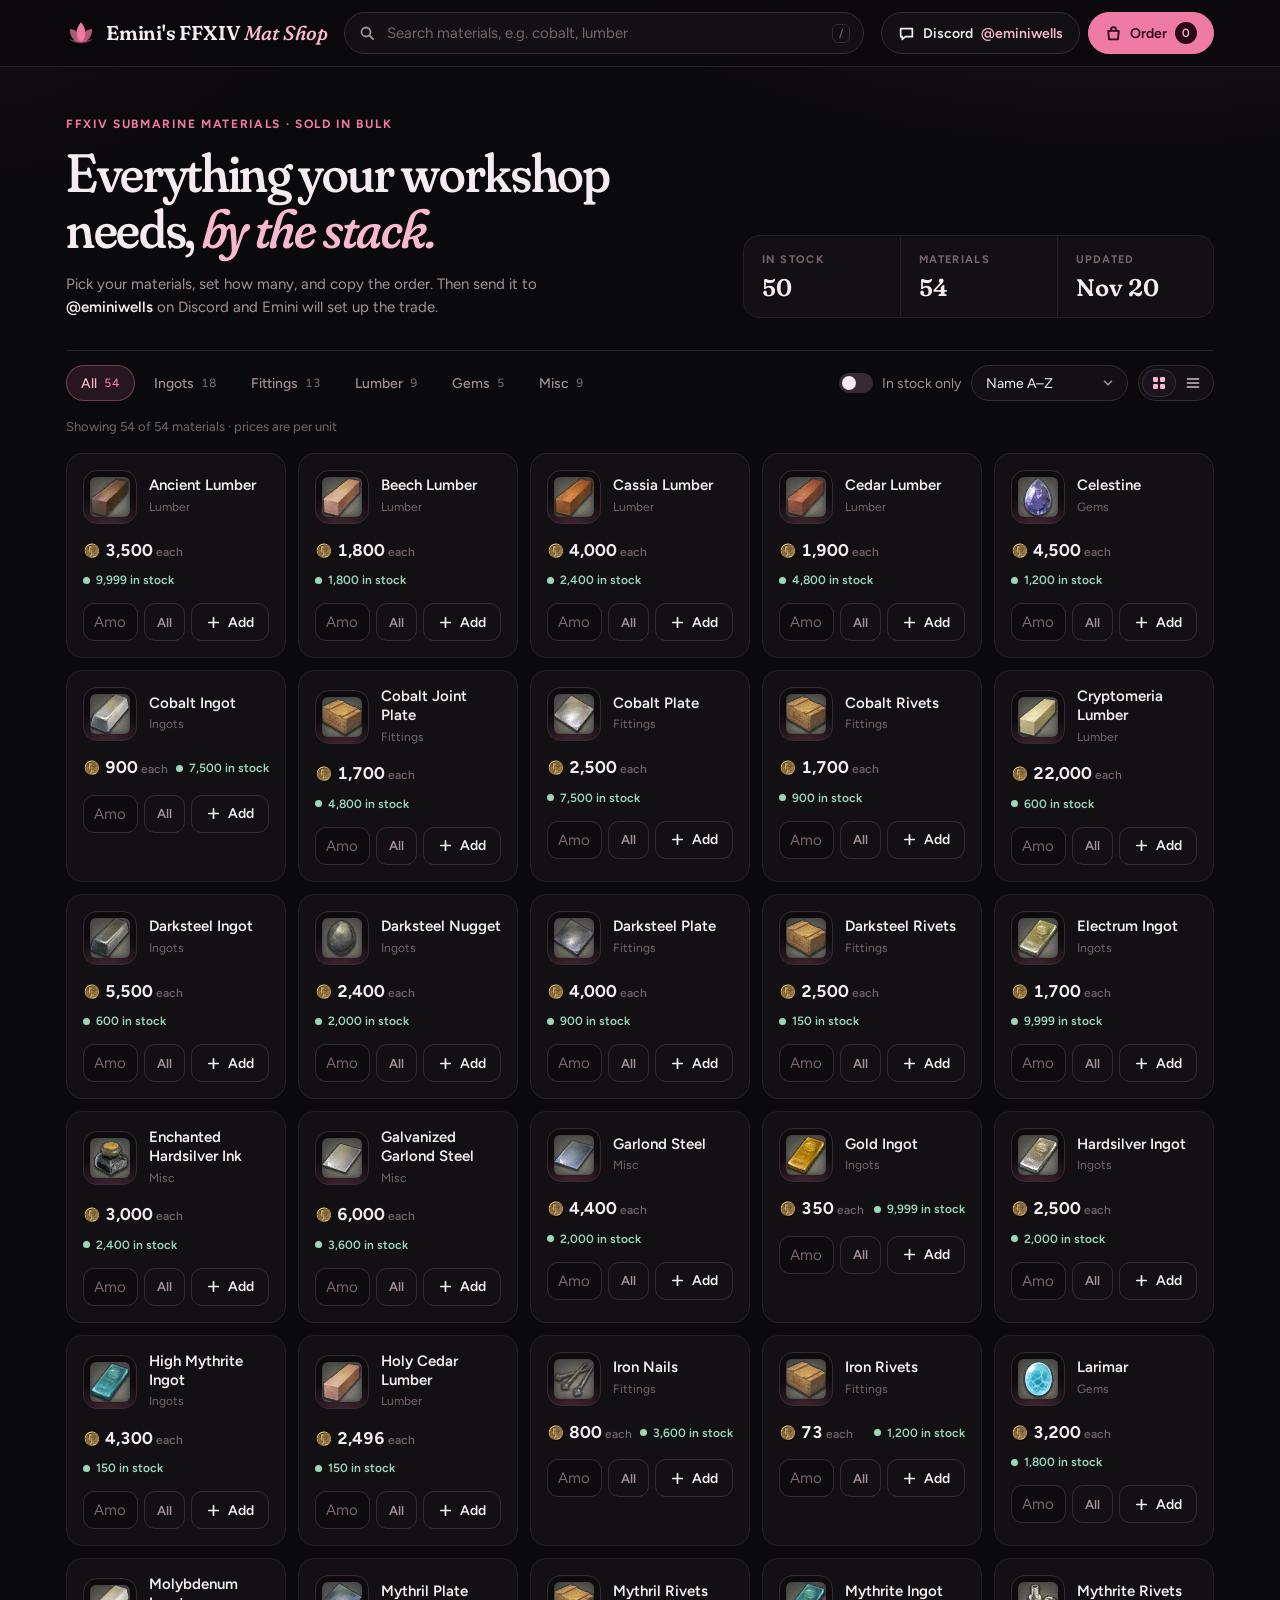
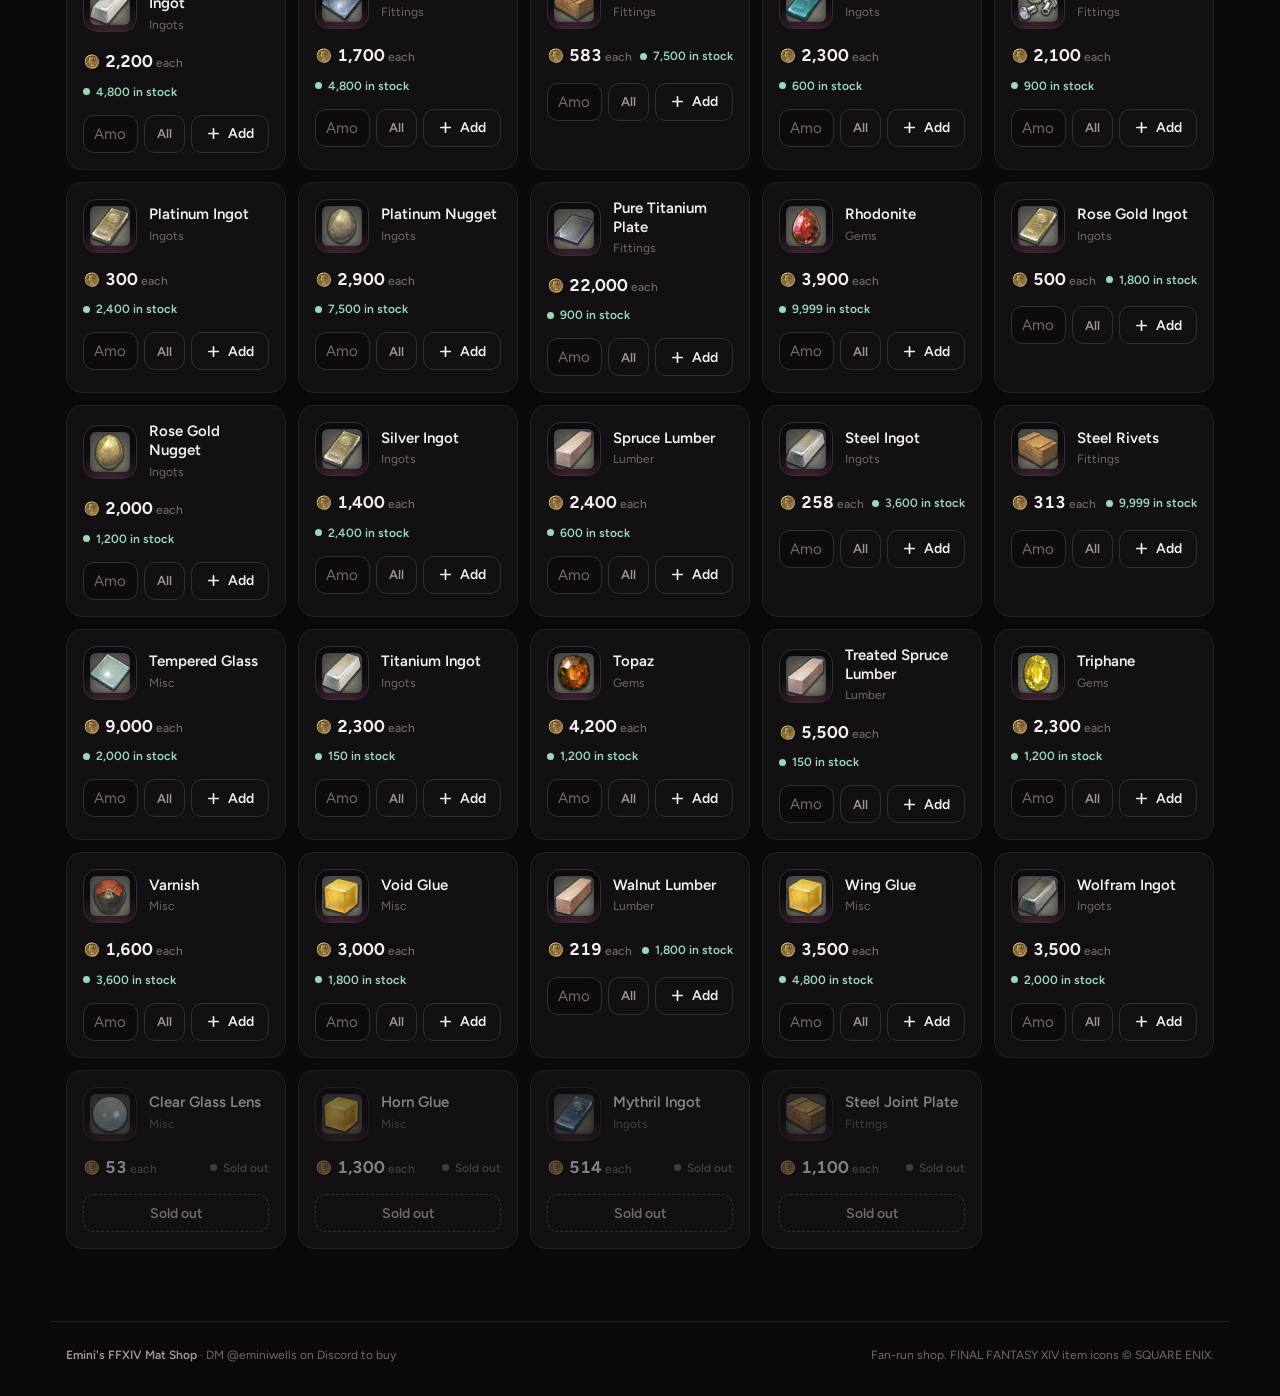
<file: index.html>
<!doctype html>
<html lang="en">
<head>
<meta charset="utf-8">
<meta name="viewport" content="width=device-width,initial-scale=1,viewport-fit=cover">
<title>Emini's FFXIV Mat Shop</title>
<meta name="description" content="Bulk FFXIV submarine crafting materials. Build an order and DM @eminiwells on Discord.">
<meta name="theme-color" content="#0a090b">
<link rel="icon" href="icons/lotus.svg" type="image/svg+xml">
<link rel="preconnect" href="https://fonts.googleapis.com"><link rel="preconnect" href="https://fonts.gstatic.com" crossorigin>
<link rel="stylesheet" href="https://fonts.googleapis.com/css2?family=Figtree:wght@400;500;600;700&family=Fraunces:ital,opsz,wght,SOFT@0,9..144,400..700,0..100;1,9..144,400..700,0..100&display=swap">
<link rel="stylesheet" href="shop.css">
</head>
<body>
<header class="top">
  <div class="top-in">
    <a class="brand" href="./"><svg class="lotus" viewBox="0 0 32 32" aria-hidden="true"><path fill="currentColor" d="M16 4.5c3.2 3.6 4.6 7.6 4.6 11.4 0 4.2-1.8 7.6-4.6 9.8-2.8-2.2-4.6-5.6-4.6-9.8 0-3.8 1.4-7.8 4.6-11.4z"/><path fill="currentColor" opacity=".72" d="M4.2 11.6c4.4.2 8 2.2 10 5.8 1.3 2.4 1.7 5.2 1.8 8.3-3.9-.2-7.6-1.7-9.8-5.3-1.6-2.6-2.2-5.6-2-8.8zM27.8 11.6c-4.4.2-8 2.2-10 5.8-1.3 2.4-1.7 5.2-1.8 8.3 3.9-.2 7.6-1.7 9.8-5.3 1.6-2.6 2.2-5.6 2-8.8z"/><path fill="currentColor" opacity=".45" d="M3 22.5c3.6 3.2 8 4.6 13 4.6s9.4-1.4 13-4.6c-3.4 1-6.6 1.4-9.6 1.2H12.6c-3 .2-6.2-.2-9.6-1.2z"/></svg><span>Emini's FFXIV <i>Mat Shop</i></span></a>
    <label class="search" for="q"><span class="sr">Search materials</span>
      <svg viewBox="0 0 16 16" fill="none" stroke="currentColor" stroke-width="1.8" stroke-linecap="round"><circle cx="7" cy="7" r="4.5"/><path d="M10.5 10.5L14 14"/></svg>
      <input id="q" type="search" placeholder="Search materials, e.g. cobalt, lumber" autocomplete="off" spellcheck="false">
      <kbd>/</kbd>
    </label>
    <div class="actions">
      <button class="btn contact" id="contactBtn" title="Copy Discord username"><svg viewBox="0 0 16 16" fill="none" stroke="currentColor" stroke-width="1.6" stroke-linejoin="round"><path d="M2.5 3.5h11v7.5H7l-3 2.5v-2.5H2.5z"/></svg><span class="lbl">Discord</span> <span class="handle">@eminiwells</span></button>
      <button class="btn primary" id="orderBtn"><svg viewBox="0 0 16 16" fill="none" stroke="currentColor" stroke-width="1.7" stroke-linejoin="round"><path d="M3 5.5h10l-.8 8H3.8z"/><path d="M5.7 5.5V4.3a2.3 2.3 0 0 1 4.6 0v1.2"/></svg>Order <span class="badge" id="orderCount">0</span></button>
    </div>
  </div>
</header>

<main class="wrap">
  <div id="admin" hidden></div>
  <section class="intro">
    <div>
      <p class="eyebrow">FFXIV submarine materials · sold in bulk</p>
      <h1>Everything your workshop needs, <em>by the stack.</em></h1>
      <p class="lede">Pick your materials, set how many, and copy the order. Then send it to <b>@eminiwells</b> on Discord and Emini will set up the trade.</p>
    </div>
    <dl class="facts">
      <div><dt>In stock</dt><dd id="fIn">–</dd></div>
      <div><dt>Materials</dt><dd id="fAll">–</dd></div>
      <div><dt>Updated</dt><dd id="fUpd">–</dd></div>
    </dl>
  </section>

  <section class="toolbar" aria-label="Filters">
    <div class="cats" id="cats"></div>
    <div class="controls">
      <label class="tog"><input type="checkbox" id="stockOnly"> In stock only</label>
      <label class="sr" for="sort">Sort by</label>
      <select class="select" id="sort">
        <option value="name">Name A–Z</option>
        <option value="low">Price: low to high</option>
        <option value="high">Price: high to low</option>
        <option value="stock">Most in stock</option>
      </select>
      <div class="seg" role="group" aria-label="Layout">
        <button data-view="grid" title="Grid"><svg viewBox="0 0 16 16" fill="currentColor"><rect x="2" y="2" width="5" height="5" rx="1.3"/><rect x="9" y="2" width="5" height="5" rx="1.3"/><rect x="2" y="9" width="5" height="5" rx="1.3"/><rect x="9" y="9" width="5" height="5" rx="1.3"/></svg><span class="sr">Grid</span></button>
        <button data-view="list" title="List"><svg viewBox="0 0 16 16" fill="none" stroke="currentColor" stroke-width="1.8" stroke-linecap="round"><path d="M2.5 4h11M2.5 8h11M2.5 12h11"/></svg><span class="sr">List</span></button>
      </div>
    </div>
  </section>
  <p class="count" id="count" aria-live="polite"></p>
  <section id="items"><div class="empty"><p>Loading the shelves…</p></div></section>
</main>

<footer class="site-foot">
  <span><b>Emini's FFXIV Mat Shop</b> · DM @eminiwells on Discord to buy</span>
  <span>Fan-run shop. FINAL FANTASY XIV item icons © SQUARE ENIX.</span>
</footer>

<div class="scrim" id="scrim" hidden></div>
<aside class="drawer" id="drawer" hidden aria-label="Your order" role="dialog" aria-modal="true">
  <header><h2>Your order</h2><button class="icon-btn" id="closeDrawer" aria-label="Close order"><svg viewBox="0 0 16 16" fill="none" stroke="currentColor" stroke-width="1.8" stroke-linecap="round"><path d="M4 4l8 8M12 4l-8 8"/></svg></button></header>
  <div class="lines" id="lines"></div>
  <footer id="drawerFoot">
    <div class="total"><span>Total</span><b id="total">0</b></div>
    <ol class="steps"><li>Copy your order below.</li><li>DM it to <b>@eminiwells</b> on Discord.</li></ol>
    <label class="sr" for="msg">Order message</label>
    <textarea class="msg" id="msg" readonly></textarea>
    <button class="btn primary block" id="copyOrder">Copy order message</button>
    <button class="btn ghost" id="clearOrder">Clear order</button>
  </footer>
</aside>
<div class="toast" id="toast" role="status" aria-live="polite"></div>
<script src="shop.js"></script>
</body>
</html>
</file>
<file: shop.css>
/* Layout: sticky header with search + order bag, editorial intro, filter toolbar, item grid/list, slide-in order drawer */
:root{
  --bg:#0a090b; --surface:#131014; --surface-2:#1a151c; --well:#0e0b0f;
  --line:#261e25; --line-2:#382a35;
  --pink:#f07aa6; --pink-2:#f9b8d0; --pink-ink:#2a0717; --pink-wash:rgba(240,122,166,.12);
  --text:#f4ecf0; --muted:#a3929c; --faint:#75656f;
  --in:#9ad9b8; --low:#f2c27b; --out:#75656f;
  --display:"Fraunces",Georgia,"Times New Roman",serif;
  --body:"Figtree",system-ui,-apple-system,"Segoe UI",sans-serif;
  --r:16px;
  color-scheme:dark;
}
*{box-sizing:border-box}
html{-webkit-text-size-adjust:100%}
body{margin:0;min-height:100vh;background:var(--bg);color:var(--text);font:400 15px/1.5 var(--body);
  background-image:radial-gradient(900px 420px at 88% -140px,rgba(240,122,166,.14),transparent 70%),radial-gradient(700px 380px at -10% -60px,rgba(150,60,130,.10),transparent 70%);
  background-repeat:no-repeat}
button,input,select,textarea{font:inherit;color:inherit}
:focus-visible{outline:2px solid var(--pink-2);outline-offset:2px}
svg{flex:none}
.gil{width:18px;height:18px;vertical-align:-4px;margin-right:4px}
.sr{position:absolute;width:1px;height:1px;overflow:hidden;clip:rect(0 0 0 0);white-space:nowrap}

/* ---------- header ---------- */
.top{position:sticky;top:0;z-index:30;background:rgba(10,9,11,.84);backdrop-filter:blur(14px);-webkit-backdrop-filter:blur(14px);border-bottom:1px solid var(--line)}
.top-in{max-width:1180px;margin:auto;padding-block:12px;padding-left:max(16px,env(safe-area-inset-left,0px));padding-right:max(16px,env(safe-area-inset-right,0px));
  display:grid;grid-template-columns:auto minmax(0,1fr) auto;gap:16px;align-items:center}
.brand{display:flex;align-items:center;gap:10px;color:var(--text);text-decoration:none;white-space:nowrap;
  font:600 20px/1 var(--display);font-variation-settings:"SOFT" 100,"opsz" 36;letter-spacing:-.01em}
.brand .lotus{width:30px;height:30px;color:var(--pink)}
.brand i{font-style:italic;font-weight:500;color:var(--pink-2)}
.search{position:relative;display:flex;align-items:center;width:100%;max-width:520px;justify-self:center}
.search svg{position:absolute;left:15px;width:16px;height:16px;color:var(--muted);pointer-events:none}
.search input{width:100%;height:42px;border-radius:999px;border:1px solid var(--line-2);background:var(--surface);padding:0 46px 0 42px;outline:none;transition:border-color .15s,box-shadow .15s}
.search input::placeholder{color:var(--faint)}
.search input:focus{border-color:var(--pink);box-shadow:0 0 0 4px var(--pink-wash)}
.search input::-webkit-search-cancel-button{-webkit-appearance:none}
.search kbd{position:absolute;right:14px;font:500 11px/1 var(--body);color:var(--faint);border:1px solid var(--line-2);border-radius:6px;padding:3px 6px}
.search input:not(:placeholder-shown)~kbd{display:none}
.actions{display:flex;gap:8px}
.btn{display:inline-flex;align-items:center;justify-content:center;gap:8px;height:42px;padding:0 16px;border-radius:999px;border:1px solid var(--line-2);background:var(--surface);cursor:pointer;font-weight:600;font-size:14px;white-space:nowrap;transition:border-color .15s,background .15s,color .15s}
.btn:hover{border-color:var(--pink)}
.btn svg{width:17px;height:17px}
.btn.primary{background:var(--pink);border-color:var(--pink);color:var(--pink-ink)}
.btn.primary:hover{background:var(--pink-2);border-color:var(--pink-2)}
.btn.block{width:100%;height:48px;border-radius:12px;font-size:15px}
.btn.ghost{background:none}
.btn[disabled]{opacity:.45;cursor:not-allowed}
.badge{min-width:22px;height:22px;padding:0 7px;border-radius:999px;display:inline-grid;place-items:center;background:var(--pink-ink);color:var(--pink-2);font-size:12px;font-variant-numeric:tabular-nums}
.contact .handle{color:var(--pink-2)}
@media (max-width:820px){
  .top-in{grid-template-columns:minmax(0,1fr) auto;row-gap:10px}
  .search{grid-column:1/-1;grid-row:2;max-width:none}
  .contact .lbl{display:none}
}
@media (max-width:420px){.contact{display:none}}

/* ---------- intro ---------- */
.wrap{max-width:1180px;margin:auto;padding-bottom:72px;padding-left:max(16px,env(safe-area-inset-left,0px));padding-right:max(16px,env(safe-area-inset-right,0px))}
.intro{display:grid;grid-template-columns:minmax(0,1.35fr) minmax(0,1fr);gap:40px;align-items:end;padding-block:48px 32px}
.eyebrow{margin:0 0 12px;font-size:12px;font-weight:700;letter-spacing:.14em;text-transform:uppercase;color:var(--pink)}
h1{margin:0;font:500 clamp(32px,5vw,54px)/1.04 var(--display);font-variation-settings:"SOFT" 100,"opsz" 120;letter-spacing:-.025em;text-wrap:balance}
h1 em{font-style:italic;color:var(--pink-2)}
.lede{margin:16px 0 0;color:var(--muted);max-width:54ch}
.lede b{color:var(--text);font-weight:600}
.facts{display:grid;grid-template-columns:repeat(3,minmax(0,1fr));margin:0;border:1px solid var(--line);border-radius:var(--r);background:var(--surface);overflow:hidden}
.facts div{padding:16px 18px;border-left:1px solid var(--line)}
.facts div:first-child{border-left:0}
.facts dt{font-size:11px;font-weight:700;letter-spacing:.12em;text-transform:uppercase;color:var(--faint)}
.facts dd{margin:6px 0 0;font:600 24px/1.1 var(--display);font-variation-settings:"SOFT" 100;font-variant-numeric:tabular-nums;white-space:nowrap}
@media (max-width:820px){.intro{grid-template-columns:1fr;gap:24px;padding-top:28px}}

/* ---------- toolbar ---------- */
.toolbar{display:flex;flex-wrap:wrap;gap:12px;align-items:center;justify-content:space-between;padding-block:14px;border-top:1px solid var(--line)}
.cats{display:flex;gap:4px;flex-wrap:wrap}
.cat{display:inline-flex;align-items:center;gap:7px;height:36px;padding:0 14px;border-radius:999px;border:1px solid transparent;background:none;color:var(--muted);cursor:pointer;font-size:14px;font-weight:500}
.cat:hover{color:var(--text);background:var(--surface)}
.cat .n{font-size:12px;color:var(--faint);font-variant-numeric:tabular-nums}
.cat.on{background:var(--pink-wash);border-color:rgba(240,122,166,.38);color:var(--pink-2)}
.cat.on .n{color:var(--pink)}
.controls{display:flex;gap:10px;align-items:center;flex-wrap:wrap}
.tog{display:inline-flex;align-items:center;gap:9px;height:36px;font-size:14px;color:var(--muted);cursor:pointer}
.tog input{appearance:none;-webkit-appearance:none;position:relative;width:34px;height:20px;margin:0;border-radius:999px;background:var(--line-2);cursor:pointer;transition:background .15s}
.tog input::after{content:"";position:absolute;top:3px;left:3px;width:14px;height:14px;border-radius:50%;background:var(--text);transition:transform .15s,background .15s}
.tog input:checked{background:var(--pink)}
.tog input:checked::after{transform:translateX(14px);background:var(--pink-ink)}
.select{height:36px;padding:0 34px 0 14px;border-radius:999px;border:1px solid var(--line-2);background:var(--surface);font-size:14px;cursor:pointer;appearance:none;-webkit-appearance:none;
  background-image:url("data:image/svg+xml,%3Csvg xmlns='http://www.w3.org/2000/svg' viewBox='0 0 16 16' fill='none' stroke='%23a3929c' stroke-width='1.8' stroke-linecap='round' stroke-linejoin='round'%3E%3Cpath d='M4 6l4 4 4-4'/%3E%3C/svg%3E");
  background-repeat:no-repeat;background-position:right 12px center;background-size:14px}
.seg{display:inline-flex;padding:3px;border:1px solid var(--line-2);border-radius:999px;background:var(--surface)}
.seg button{display:grid;place-items:center;width:34px;height:28px;border:0;border-radius:999px;background:none;color:var(--muted);cursor:pointer}
.seg button svg{width:16px;height:16px}
.seg button.on{background:var(--surface-2);color:var(--pink-2);box-shadow:inset 0 0 0 1px var(--line-2)}
.count{margin:2px 0 16px;font-size:13px;color:var(--faint)}

/* ---------- grid ---------- */
.grid{display:grid;grid-template-columns:repeat(auto-fill,minmax(220px,1fr));gap:12px}
.card{display:flex;flex-direction:column;gap:14px;min-width:0;padding:16px;border-radius:var(--r);background:var(--surface);border:1px solid var(--line);transition:border-color .15s,background .15s}
.card:hover{border-color:var(--line-2);background:var(--surface-2)}
.card.is-out .card-top,.card.is-out .card-mid{opacity:.5}
.card-top{display:flex;gap:12px;align-items:center;min-width:0}
.card-top>div{min-width:0}
.tile{flex:none;display:grid;place-items:center;width:54px;height:54px;border-radius:14px;border:1px solid var(--line-2);
  background:radial-gradient(circle at 50% 125%,rgba(240,122,166,.30),transparent 62%),var(--well)}
.tile img{width:40px;height:40px;border-radius:6px}
.card h3{margin:0;font-size:15px;font-weight:600;line-height:1.25}
.kind{font-size:12px;color:var(--faint)}
mark{background:none;color:var(--pink-2);text-decoration:underline;text-decoration-color:rgba(240,122,166,.6);text-underline-offset:3px}
.card-mid{display:flex;justify-content:space-between;align-items:center;gap:8px;flex-wrap:wrap}
.price{font-weight:700;font-size:17px;font-variant-numeric:tabular-nums;white-space:nowrap}
.price small{font-weight:500;font-size:12px;color:var(--faint)}
.stock{display:inline-flex;align-items:center;gap:6px;font-size:12px;font-weight:600;white-space:nowrap}
.stock::before{content:"";width:7px;height:7px;border-radius:50%;background:currentColor}
.stock.in{color:var(--in)}.stock.low{color:var(--low)}.stock.out{color:var(--out)}
.add{display:flex;align-items:center;justify-content:center;gap:7px;height:38px;padding:0 12px;border-radius:11px;border:1px solid var(--line-2);background:none;color:var(--text);font-weight:600;font-size:14px;cursor:pointer;white-space:nowrap;transition:background .15s,border-color .15s,color .15s}
.add svg{width:15px;height:15px}
.add:hover{border-color:var(--pink);color:var(--pink-2);background:var(--pink-wash)}
.add.in-order{background:var(--pink);border-color:var(--pink);color:var(--pink-ink)}
.add.in-order:hover{background:var(--pink-2);border-color:var(--pink-2);color:var(--pink-ink)}
.add[disabled]{cursor:not-allowed;color:var(--faint);border-style:dashed;background:none}

/* ---------- list ---------- */
.list{border:1px solid var(--line);border-radius:var(--r);background:var(--surface);overflow:hidden}
.row{display:grid;grid-template-columns:44px minmax(0,1fr) 140px 110px 250px;gap:16px;align-items:center;padding:10px 16px;border-top:1px solid var(--line)}
.row:first-child{border-top:0}
.row:hover{background:var(--surface-2)}
.row .tile{width:42px;height:42px;border-radius:11px}
.row .tile img{width:30px;height:30px}
.row .nm{font-weight:600;min-width:0}
.row .nm small{display:block;font-weight:400;font-size:12px;color:var(--faint)}
.row .price{text-align:right;font-size:15px}
.row .add,.row .all,.row .amt{height:34px}
.row.is-out .nm,.row.is-out .price,.row.is-out .tile{opacity:.5}
@media (max-width:680px){
  .row{grid-template-columns:42px minmax(0,1fr) auto;row-gap:6px}
  .row .tile{grid-row:1/3}
  .row .nm{grid-column:2;grid-row:1}
  .row .stock{grid-column:2;grid-row:2}
  .row .price{grid-column:3;grid-row:1}
  .row .buy{grid-column:1/-1;grid-row:3}
}
.empty{display:grid;justify-items:center;gap:14px;padding:64px 16px;text-align:center;color:var(--muted);border:1px dashed var(--line-2);border-radius:var(--r)}
.empty p{margin:0}

/* ---------- order drawer ---------- */
.scrim{position:fixed;inset:0;z-index:40;background:rgba(5,3,6,.6)}
.drawer{position:fixed;top:0;right:0;bottom:0;z-index:50;width:min(440px,100%);display:flex;flex-direction:column;background:var(--surface);border-left:1px solid var(--line-2);
  padding-top:env(safe-area-inset-top,0px);padding-bottom:env(safe-area-inset-bottom,0px);padding-right:env(safe-area-inset-right,0px);box-shadow:-24px 0 60px rgba(0,0,0,.45)}
.drawer>header{display:flex;justify-content:space-between;align-items:center;padding:20px 22px 16px;border-bottom:1px solid var(--line)}
.drawer h2{margin:0;font:500 26px/1 var(--display);font-variation-settings:"SOFT" 100,"opsz" 48}
.icon-btn{display:grid;place-items:center;width:38px;height:38px;border-radius:50%;border:1px solid var(--line-2);background:none;color:var(--muted);cursor:pointer}
.icon-btn:hover{color:var(--text);border-color:var(--pink)}
.icon-btn svg{width:16px;height:16px}
.lines{flex:1;overflow:auto;padding:4px 22px}
.line{display:grid;grid-template-columns:42px minmax(0,1fr) auto;gap:12px;align-items:center;padding:14px 0;border-bottom:1px solid var(--line)}
.line .tile{width:42px;height:42px;border-radius:11px}
.line .tile img{width:30px;height:30px}
.line .nm{font-weight:600;font-size:14px}
.line .sub{font-size:12px;color:var(--faint);font-variant-numeric:tabular-nums}
.line-r{display:flex;flex-direction:column;align-items:flex-end;gap:6px}
.qtybox{display:flex;align-items:center;border:1px solid var(--line-2);border-radius:10px;overflow:hidden;background:var(--well)}
.qtybox button{width:30px;height:32px;border:0;background:none;color:var(--muted);cursor:pointer;font-size:16px}
.qtybox button:hover{color:var(--pink-2)}
.qtybox input{width:62px;height:32px;border:0;background:none;text-align:center;font-variant-numeric:tabular-nums;outline:none;-moz-appearance:textfield}
.qtybox input::-webkit-inner-spin-button,.qtybox input::-webkit-outer-spin-button{-webkit-appearance:none;margin:0}
.rm{padding:0;border:0;background:none;color:var(--faint);font-size:12px;cursor:pointer}
.rm:hover{color:var(--pink-2)}
.drawer-empty{display:grid;justify-items:center;gap:10px;padding:56px 10px;text-align:center;color:var(--muted)}
.drawer-empty .lotus{width:44px;height:44px;color:var(--line-2)}
.drawer>footer{display:grid;gap:12px;padding:16px 22px 22px;border-top:1px solid var(--line)}
.total{display:flex;justify-content:space-between;align-items:baseline}
.total span{color:var(--muted)}
.total b{font:600 26px/1 var(--display);font-variation-settings:"SOFT" 100;font-variant-numeric:tabular-nums}
.steps{margin:0;padding-left:18px;color:var(--muted);font-size:13px}
.steps b{color:var(--pink-2);font-weight:600}
.msg{width:100%;min-height:96px;max-height:180px;resize:vertical;padding:10px 12px;border-radius:10px;border:1px solid var(--line-2);background:var(--well);color:var(--text);font:12.5px/1.5 ui-monospace,SFMono-Regular,Menlo,monospace}
.foot-row{display:flex;gap:8px}
.foot-row .btn{flex:1}

/* ---------- toast + footer ---------- */
.toast{position:fixed;left:50%;bottom:calc(24px + env(safe-area-inset-bottom,0px));z-index:70;max-width:min(92vw,460px);padding:12px 18px;border-radius:14px;background:var(--pink);color:var(--pink-ink);font-weight:600;font-size:14px;text-align:center;box-shadow:0 12px 32px rgba(240,122,166,.28);
  transform:translate(-50%,140%);opacity:0;transition:transform .25s ease,opacity .25s ease;pointer-events:none}
.toast.show{transform:translate(-50%,0);opacity:1}
.site-foot{max-width:1180px;margin:auto;display:flex;flex-wrap:wrap;gap:8px 20px;justify-content:space-between;padding-block:24px 32px;padding-left:max(16px,env(safe-area-inset-left,0px));padding-right:max(16px,env(safe-area-inset-right,0px));border-top:1px solid var(--line);color:var(--faint);font-size:12px}
.site-foot b{color:var(--muted);font-weight:600}

/* ---------- admin (admin page only) ---------- */
.adminbar{display:flex;gap:10px;align-items:center;flex-wrap:wrap;margin-top:20px;padding:12px 14px;border-radius:var(--r);border:1px solid rgba(240,122,166,.45);background:linear-gradient(90deg,rgba(240,122,166,.12),transparent)}
.adminbar b{flex:1;min-width:180px;font:600 15px var(--display);font-variation-settings:"SOFT" 100;color:var(--pink-2)}
.adminbar button,.adm button{height:34px;padding:0 14px;border-radius:999px;border:1px solid var(--line-2);background:var(--surface);color:var(--text);font-weight:600;font-size:13px;cursor:pointer}
.adminbar button:hover,.adm button:hover{border-color:var(--pink)}
.adminbar button.go{background:var(--pink);border-color:var(--pink);color:var(--pink-ink)}
.adminbar button[disabled],.adm button[disabled]{opacity:.4;cursor:not-allowed}
.adm{margin:12px 0;padding:16px;border-radius:var(--r);border:1px solid var(--line);background:var(--surface)}
.adm h3{margin:0 0 8px;font:500 18px var(--display);font-variation-settings:"SOFT" 100;color:var(--pink-2)}
.arow{display:grid;grid-template-columns:42px minmax(0,1fr) auto auto auto;gap:10px;align-items:center;padding:8px 0;border-bottom:1px solid var(--line)}
.arow .tile{width:40px;height:40px;border-radius:10px}.arow .tile img{width:28px;height:28px}
.arow .nm{font-weight:600;font-size:14px;min-width:0;overflow-wrap:anywhere}
.arow.hid .nm,.arow.hid .tile{opacity:.45}
.step{display:flex;align-items:center;gap:4px}
.adm .step button{width:32px;padding:0;font-size:16px}
.adm input,.adm select{height:34px;padding:0 10px;border-radius:10px;border:1px solid var(--line-2);background:var(--well);color:var(--text);font-size:13px;min-width:0}
.adm input:focus,.adm select:focus{outline:none;border-color:var(--pink)}
.adm input.q{width:90px;text-align:center;font-variant-numeric:tabular-nums}
.adm input.p{width:90px;text-align:center;font-variant-numeric:tabular-nums}
.addrow{display:flex;gap:8px;flex-wrap:wrap;align-items:center;margin-top:10px}
.addrow select{flex:1;min-width:170px}
.sm{margin:8px 0 0;font-size:12px;color:var(--faint)}
@media (max-width:620px){.arow{grid-template-columns:40px minmax(0,1fr) auto}.arow .step,.arow .pr{grid-column:2/4}}

@media (prefers-reduced-motion:reduce){*{transition:none!important}}
[hidden]{display:none!important}

/* buy controls: exact amount, all, add */
.buy{display:grid;grid-template-columns:minmax(0,1fr) auto auto;gap:6px}
.amt{width:100%;min-width:0;height:38px;padding:0 10px;border-radius:11px;border:1px solid var(--line-2);background:var(--well);color:var(--text);font-variant-numeric:tabular-nums;outline:none;-moz-appearance:textfield}
.amt::placeholder{color:var(--faint)}
.amt:focus{border-color:var(--pink);box-shadow:0 0 0 3px var(--pink-wash)}
.amt::-webkit-inner-spin-button,.amt::-webkit-outer-spin-button{-webkit-appearance:none;margin:0}
.all{height:38px;padding:0 12px;border-radius:11px;border:1px solid var(--line-2);background:none;color:var(--muted);font-weight:600;font-size:13px;cursor:pointer}
.all:hover{color:var(--pink-2);border-color:var(--pink)}
.buy .add{padding:0 14px}
@media (max-width:400px){.brand{font-size:17px;gap:8px}.brand .lotus{width:26px;height:26px}}
</file>
